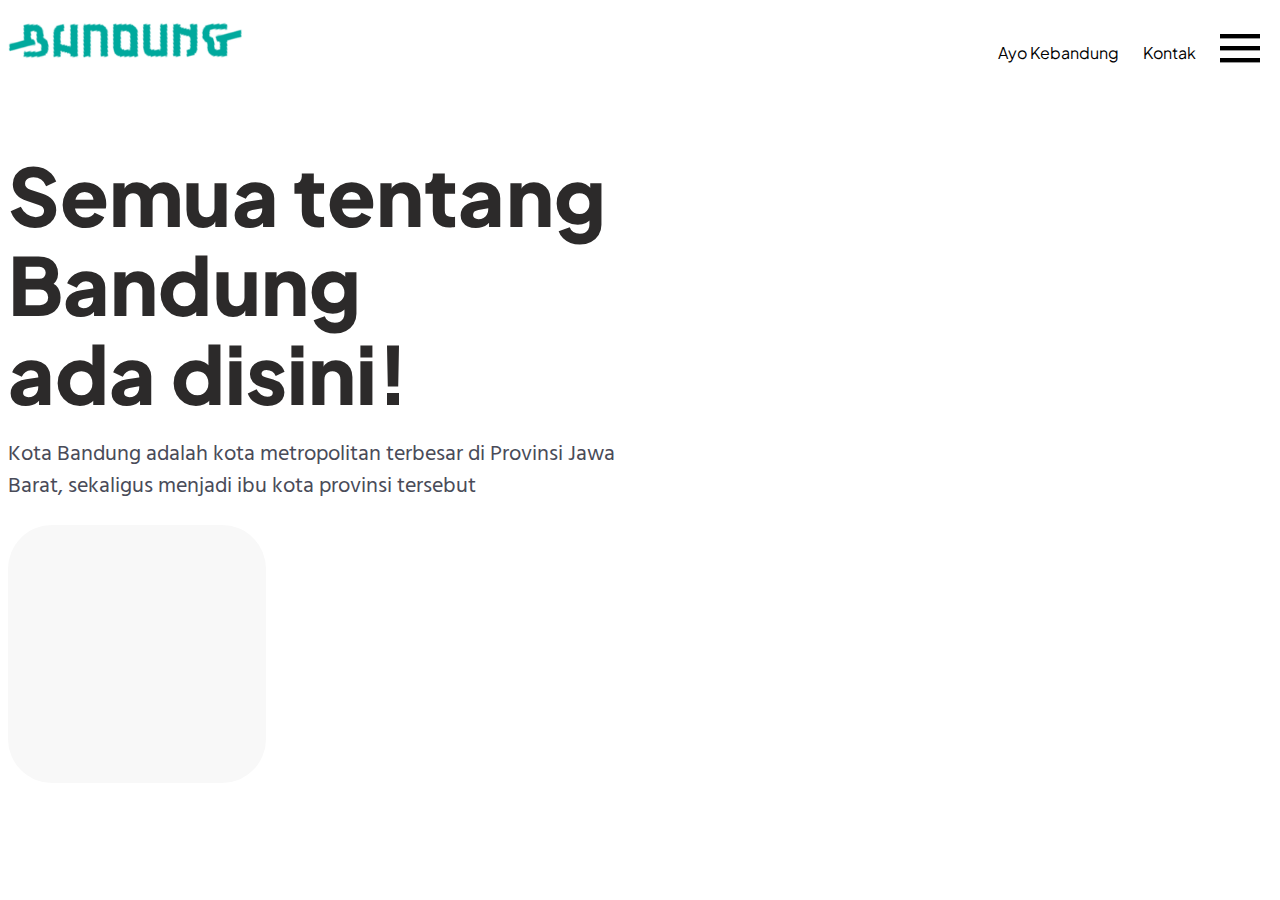
<file: index.html>
<!DOCTYPE html>
<html lang="en">

<head>
	<meta charset="UTF-8">
	<meta name="viewport" content="width=device-width, initial-scale=1.0">
	<title>Responsive CSS</title>
	<link rel="stylesheet" href="style.css">
</head>

<body>
	<section class="section-satu">
		<div class="container mx-auto">
			<navbar class="navbar">
				<div class="nav flex flex-wrap justify-between">
					<div class="logo-brand">
						<a class="w-full" href="#">
							<img class="img-responsive" src="images/logo-bdg.png" alt="">
						</a>
					</div>
					<div class="w-50">
						<ul class="nav-menu flex justify-end item-center">
							<li><a href="#">Ayo Kebandung</a></li>
							<li><a href="#">Kontak</a></li>
							<li>
								<a href="#">
									<svg viewBox="0 0 100 80" width="40" height="40">
										<rect width="100" height="11"></rect>
										<rect y="30" width="100" height="11"></rect>
										<rect y="60" width="100" height="11"></rect>
									</svg>
								</a>
							</li>
						</ul>
					</div>
				</div>
			</navbar>
		</div>
	</section>
	<section class="section-dua">
		<div class="container mx-auto">
			<div class="hero-image flex item-center">
				<div class="w-50 sm-w-full">
					<div class="content-text-hero">
						<h1>Semua tentang Bandung <br>ada disini!</h1>
						<p>Kota Bandung adalah kota metropolitan terbesar di Provinsi Jawa Barat, sekaligus menjadi ibu
							kota
							provinsi tersebut</p>
					</div>
					<div class="content-infographic-hero flex align-center">
						<div class="card-infographic">

						</div>
					</div>
				</div>
				<div class="w-50 right-hero-image">

				</div>
			</div>
		</div>
	</section>
</body>

</html>
</file>
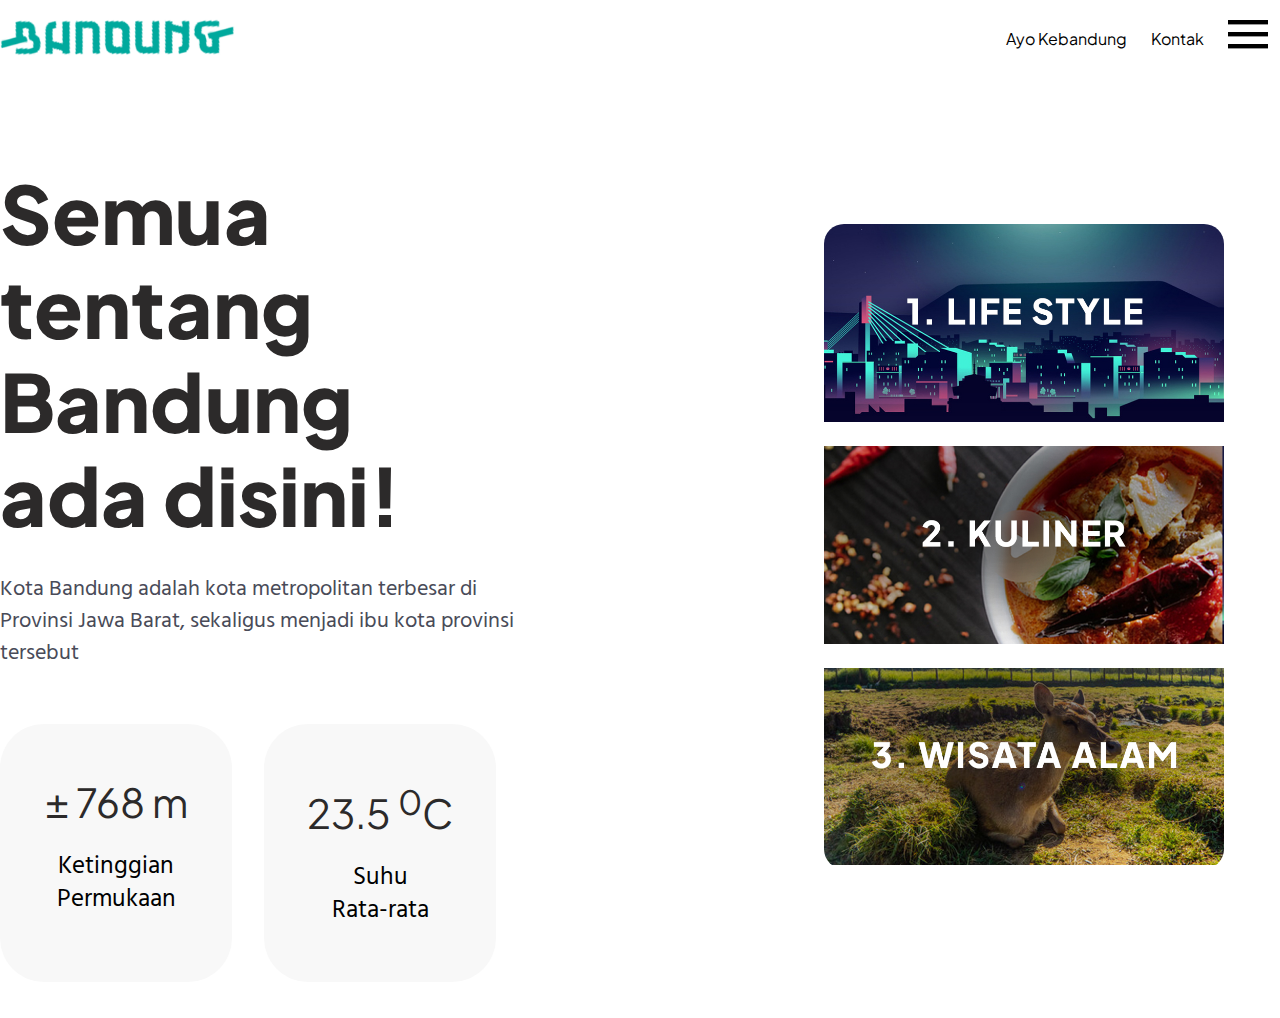
<file: index-dua.html>
<!DOCTYPE html>
<html lang="en">

<head>
    <meta charset="UTF-8">
    <!-- meta tag untuk render browser agar menjadi responsive -->
    <meta name="viewport" content="width=device-width, initial-scale=1.0 scalable=no">
    <!-- meta tag untuk render browser agar menjadi responsive -->
    <title>Belajar Responsive</title>
    <link rel="stylesheet" href="style-dua.css">
</head>

<body>
    <section class="section-satu">
        <div class="container mx-auto">
            <navbar class="navbar">
                <div class="nav flex flex-wrap justify-between item-center">
                    <div class="logo-brand">
                        <a class="w-full" href="#">
                            <img class="img-responsive" src="images/logo-bdg.png" alt="">
                        </a>
                    </div>
                    <div class="w-50 sm-w-43">
                        <ul class="nav-menu flex justify-end item-center">
                            <li><a href="#">Ayo Kebandung</a></li>
                            <li><a href="#">Kontak</a></li>
                            <li>
                                <a href="#">
                                    <svg viewBox="0 0 100 80" width="40" height="40">
                                        <rect width="100" height="11"></rect>
                                        <rect y="30" width="100" height="11"></rect>
                                        <rect y="60" width="100" height="11"></rect>
                                    </svg>
                                </a>
                            </li>
                        </ul>
                    </div>
                </div>
            </navbar>
        </div>
    </section>
    <section class="section-dua">
        <div class="container mx-auto">
            <div class="hero-image flex item-center flex-wrap">
                <div class="w-60 sm-order-2 sm-w-full">
                    <div class="content-text-hero">
                        <h1>Semua tentang Bandung <br>ada disini!</h1>
                        <p>Kota Bandung adalah kota metropolitan terbesar di Provinsi Jawa Barat, sekaligus menjadi ibu
                            kota
                            provinsi tersebut</p>
                    </div>
                    <div class="content-infographic-hero flex align-center flex-row sm-flex-column">
                        <div class="card-infographic text-center px-20 sm-w-full rounded-[44px]">
                            <h4>&#177; 768 m</h4>
                            <p>Ketinggian <br>Permukaan</p>
                        </div>
                        <div class="card-infographic text-center px-20 sm-w-full rounded-[44px]">
                            <h4>23.5 <sup>0</sup>C</h4>
                            <p>Suhu <br>Rata-rata</p>
                        </div>
                    </div>
                </div>
                <div class="sm-order-1 w-40 sm-w-full flex flex-wrap flex-wrap right-hero-image">
                    <div class="flex image-collase">
                        <div class="w-full">
                            <img class="img-responsive" src="images/image-bandung-1.jpg" alt="images 1">
                        </div>
                        <div class="w-full">
                            <img class="img-responsive" src="images/image-bandung-2.jpg" alt="images 1">
                        </div>
                        <div class="w-full">
                            <img class="img-responsive" src="images/image-bandung-3.jpg" alt="images 1">
                        </div>

                    </div>
                </div>
            </div>
        </div>
    </section>
</body>

</html>
</file>
<file: style.css>
@import url('https://fonts.googleapis.com/css2?family=Plus+Jakarta+Sans:ital,wght@0,600;0,800;1,400&display=swap');
@import url('https://fonts.googleapis.com/css2?family=Hind:wght@400;500&display=swap');

:root {
	--black-100: #2c2a2a;
	--black-50: #494b58;
	--white-100: #ffffff;
	--grey-50: #f8f8f8;
	--font-jakarta-sans: 'Plus Jakarta Sans', sans-serif;
	--font-hind-sans: 'Hind', sans-serif;
}

h1 {
	font-size: 80px;
	line-height: 89px;
	margin-bottom: 15px;
	font-family: var(--font-jakarta-sans);
	font-weight: 800;
	letter-spacing: 0.15px;
}

.container {
	max-width: 1580px;
}

.mx-auto {
	margin: 0 auto;
}

.flex {
	display: flex;
}

.flex-wrap {
	flex-wrap: wrap;
}

.flex-row {
	flex-direction: row;
}

.flex-column {
	flex-direction: column;
}

.justify-between {
	justify-content: space-between;
	-ms-justify-content: space-between;
	-moz-justify-content: space-between;
}

.justify-end {
	justify-content: flex-end;
	-ms-justify-content: flex-end;
	-moz-justify-content: flex-end;
}

.item-center {
	align-items: center;
	-ms-align-items: center;
	-moz-align-items: center;
}

.order-1 {
	order: 1;
}

.order-2 {
	order: 2;
}

.order-3 {
	order: 3;
}

.order-4 {
	order: 4;
}

.nav {
	padding: 6px 0px;
}

.logo-brand {
	width: 236px;
}

.nav-menu {
	width: 100%;
	padding-left: 0px;
}

.nav-menu li {
	list-style: none
}

.nav-menu li a {
	padding: 8px 12px;
	font-family: var(--font-jakarta-sans);
	font-weight: 400;
	color: var(----black-50);
	text-decoration: none
}

.img-responsive {
	max-width: 100%
}


.hero-image {
	min-height: 420px;
}

.w-full {
	width: 100%;
}

.w-50 {
	width: 50%;
}

.content-text-hero {
	width: 100%;
	font-family: var(--font-hind-sans);
	font-size: 22px;
	line-height: 32px;
	font-weight: 400;
	color: var(--black-50);
	padding-right: 74px;
}

.content-text-hero h1 {
	color: var(--black-100);
}

.content-infographic-hero {
	width: 100%;
}

.card-infographic {
	width: 258px;
	min-height: 258px;
	background: var(--grey-50);
	border-radius: 44px;
}

@media only screen and (min-width: 1366px) and (max-width: 1366px) and (orientation: landscape) {
	.container {
		max-width: 1250px;
	}

	.w-full {
		width: 100%;
	}

	.sm-w-50 {
		width: 50%;
	}

}

@media screen and (max-width : 480px) {
	.container {
		max-width: 100%;
	}

	.sm-w-full {
		width: 100%;
	}

	.sm-order-1 {
		order: 1;
	}

	.sm-order-2 {
		order: 2;
	}

	.sm-order-3 {
		order: 3;
	}

	.sm-order-4 {
		order: 4;
	}

}
</file>
<file: style-dua.css>
@import url('https://fonts.googleapis.com/css2?family=Plus+Jakarta+Sans:ital,wght@0,600;0,800;1,400&display=swap');
@import url('https://fonts.googleapis.com/css2?family=Hind:wght@400;500&display=swap');

:root {
    --black-100: #2c2a2a;
    --black-50: #494b58;
    --white-100: #ffffff;
    --grey-50: #f8f8f8;
    --font-jakarta-sans: 'Plus Jakarta Sans', sans-serif;
    --font-hind-sans: 'Hind', sans-serif;
}

body {
    max-width: 100%;
    margin: 0 auto;
    padding: 0px;
}

.container {
    max-width: 1580px;
}

.mx-auto {
    margin: 0 auto;
}

.flex {
    display: flex;
}

.flex-wrap {
    flex-wrap: wrap;
}

.flex-row {
    flex-direction: row;
}

.flex-column {
    flex-direction: column;
}

.justify-between {
    justify-content: space-between;
    -ms-justify-content: space-between;
    -moz-justify-content: space-between;
}

.justify-start {
    justify-content: flex-start;
    -ms-justify-content: flex-start;
    -moz-justify-content: flex-start;
}

.justify-end {
    justify-content: flex-end;
    -ms-justify-content: flex-end;
    -moz-justify-content: flex-end;
}

.justify-center {
    justify-content: center;
    -ms-justify-content: center;
    -moz-justify-content: center;
}

.item-center {
    align-items: center;
    -ms-align-items: center;
    -moz-align-items: center;
}

.w-full {
    max-width: 100%;
}

/* .w-50 = w-6/12 */
.w-50 {
    width: 50%;
}

/* .px-[20px] */
.px-20 {
    padding-left: 20px;
    padding-right: 20px
}

.logo-brand {
    width: 236px;
}

.img-responsive {
    max-width: 100%
}

.nav-menu {
    width: 100%;
    padding-left: 0px;
}

.nav-menu li {
    list-style: none
}

.nav-menu li a {
    padding: 8px 12px;
    font-family: var(--font-jakarta-sans);
    font-weight: 400;
    color: var(----black-50);
    text-decoration: none
}

/* SECTION HERO IMAGES START */
.hero-image {
    min-height: 420px;
    display: -ms-flexbox;
    display: flex;
    -ms-flex-wrap: wrap;
    flex-wrap: wrap;
}

.section-satu {
    max-width: 100%;
}

.section-dua {
    max-width: 100%;
    padding: 36px 0px;
}

.w-40 {
    -ms-flex: 0 0 40%;
    flex: 0 0 40%;
    max-width: 40%;
}

.w-50 {
    -ms-flex: 0 0 50%;
    flex: 0 0 50%;
    max-width: 50%;
}

.w-60 {
    -ms-flex: 0 0 60%;
    flex: 0 0 60%;
    max-width: 60%;
}

.image-collase {
    padding-left: 56px;
    padding-right: 56px;
    width: 100%;
    display: flex;
    flex-direction: column;
}

.content-text-hero {
    font-family: var(--font-hind-sans);
    font-size: 22px;
    line-height: 32px;
    font-weight: 400;
    color: var(--black-50);
    padding-right: 240px;
}

.content-text-hero h1 {
    font-size: 80px;
    line-height: 94px;
    margin-bottom: 32px;
    font-family: var(--font-jakarta-sans);
    font-weight: 800;
    letter-spacing: 0.15px;
    color: var(--black-100);
}

.content-infographic-hero {
    padding-right: 240px;
}

.card-infographic {
    margin-top: 32px;
    width: 258px;
    min-height: 258px;
    background: var(--grey-50);
    border-radius: 44px;
    font-family: var(--font-hind-sans);
    font-size: 25px;
    line-height: 33px;
    margin-right: 32px;
}

.card-infographic h4 {
    font-size: 40px;
    line-height: 49px;
    margin-bottom: 10px;
    font-family: var(--font-jakarta-sans);
    font-weight: 400;
    color: var(--black-100);
}

.text-center {
    text-align: center;
}



.right-hero-image .w-full {
    margin-top: 10px;
    margin-bottom: 10px;
}

.right-hero-image .w-full:first-child {
    border-top-right-radius: 20px;
    border-top-left-radius: 20px;
    overflow: hidden;
    margin-top: 0px;
    /* order: 3; */
}

.right-hero-image .w-full:last-child {
    border-bottom-right-radius: 20px;
    border-bottom-left-radius: 20px;
    overflow: hidden;
    margin-bottom: 0px;
    /* order: 2; */
}

/* SECTION HERO IMAGES START */

@media only screen and (min-width: 1366px) and (max-width: 1366px) {
    /* css disini */
}

/* semua propeti css akan berjalah discreen dibawah 480px */

@media screen and (max-width : 480px) {

    .container {
        padding-left: 24px;
        padding-right: 24px;
    }

    .content-text-hero,
    .content-infographic-hero {
        padding-right: 0px;
    }

    .card-infographic {
        margin-left: 0px;
        margin-right: 0px;
        padding: 0;
    }

    .sm-w-43 {
        width: 43px;
        -ms-flex: 0 0 43px;
        flex: 0 0 43px;
        max-width: 43px;
    }

    .nav-menu li a {
        padding: 2px 0px;
    }

    .content-text-hero h1 {
        font-size: 64px;
        line-height: 76px;
    }


    .nav-menu li:nth-child(1) {
        display: none
    }

    .nav-menu li:nth-child(2) {
        display: none
    }

    .container {
        max-width: 100%;
    }

    .sm-w-full {
        width: 100%;
        max-width: 100%;
        -ms-flex: 0 0 100%;
        flex: 0 0 100%;
        max-width: 100%;
    }

    .image-collase {
        padding-left: 0px;
        padding-right: 0px;
    }

    .sm-order-1 {
        order: 1;
    }

    .sm-order-2 {
        order: 2;
    }

    .sm-order-3 {
        order: 3;
    }

    .sm-order-4 {
        order: 4;
    }

    .sm-flex-column {
        flex-direction: column;
    }
}

/* semua propeti css akan berjalah discreen dibawah 480px */
</file>
